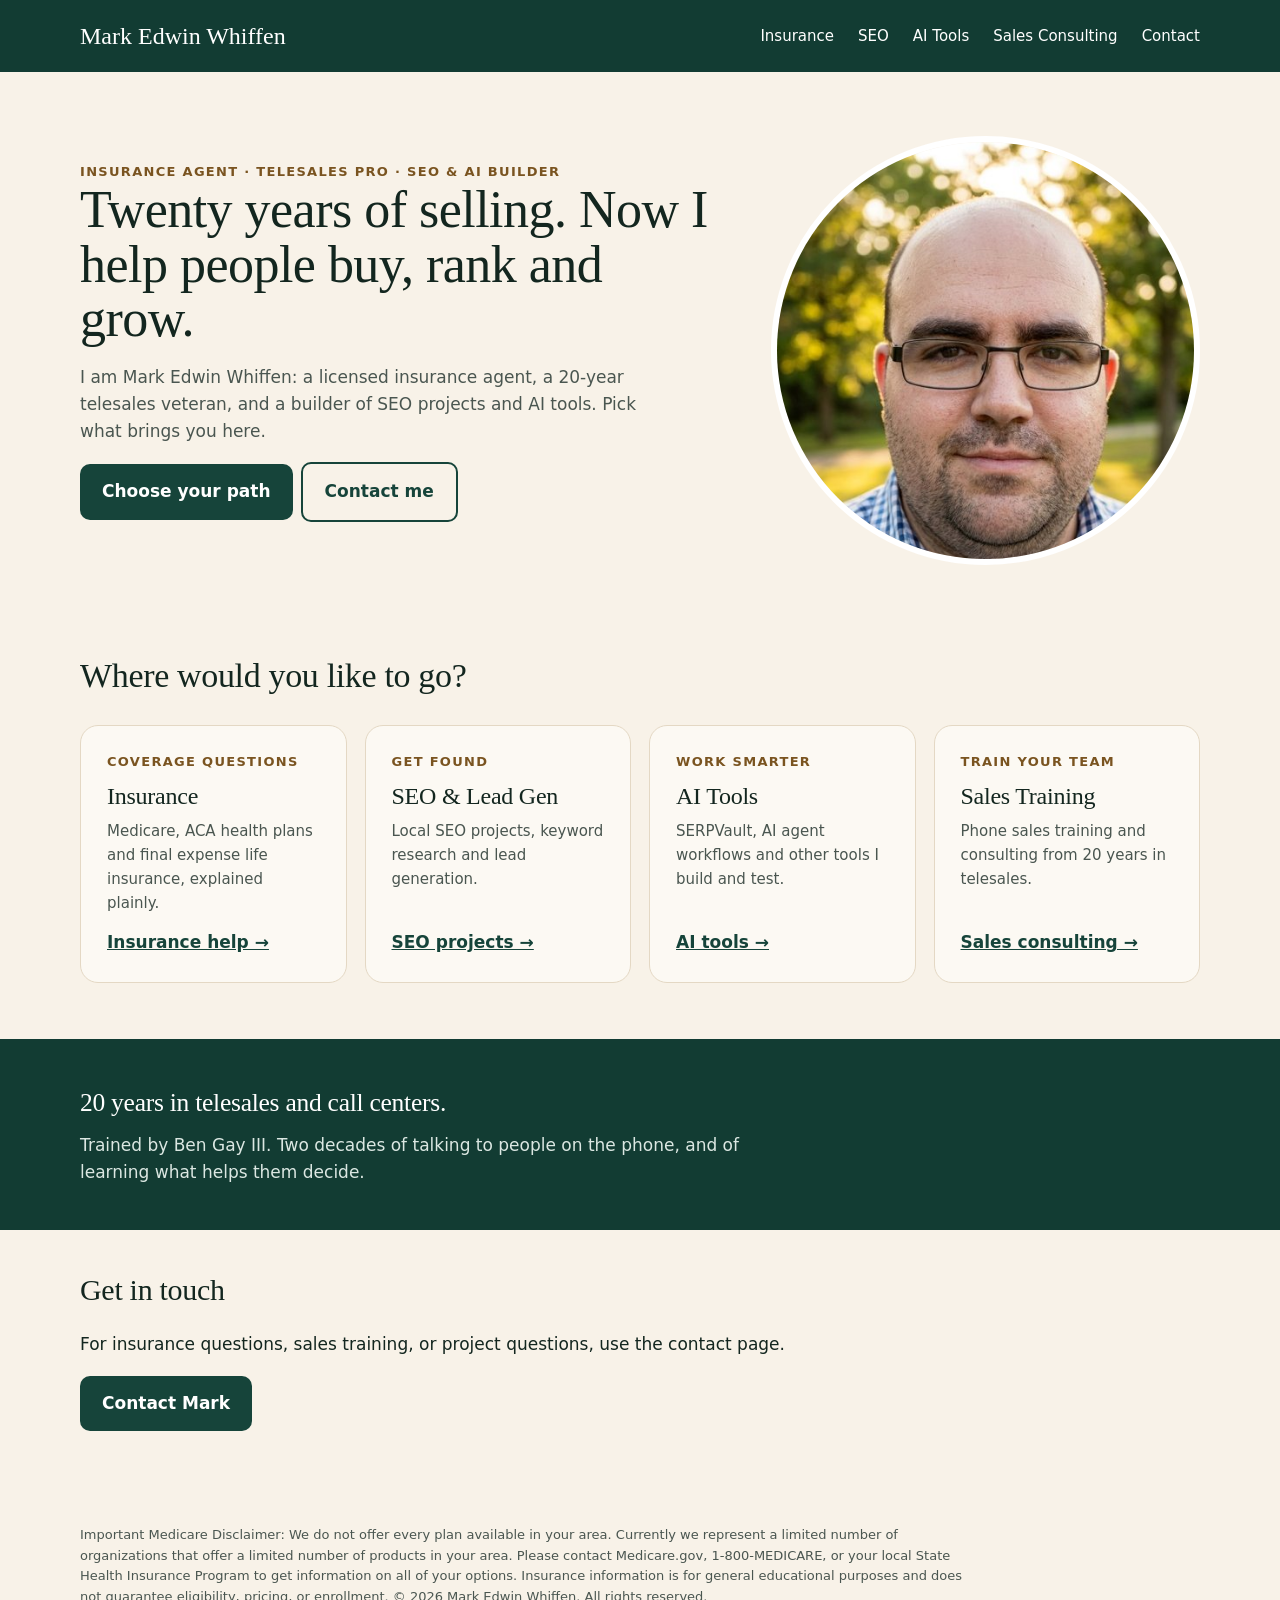
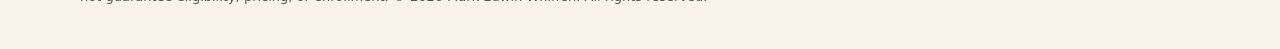
<file: index.html>
<!doctype html><html lang="en"><head><meta charset="utf-8"><meta name="viewport" content="width=device-width,initial-scale=1"><title>Mark Edwin Whiffen | Insurance Agent, Telesales Pro, SEO &amp; AI Builder</title><meta name="description" content="Licensed insurance agent, 20-year telesales veteran, and builder of SEO projects and AI tools. Choose insurance help, SEO, AI tools or sales training."><link rel="canonical" href="https://markedwinwhiffen.online/"><meta property="og:title" content="Mark Edwin Whiffen | Insurance Agent, Telesales Pro, SEO &amp; AI Builder"><meta property="og:description" content="Licensed insurance agent, 20-year telesales veteran, and builder of SEO projects and AI tools. Choose insurance help, SEO, AI tools or sales training."><meta property="og:image" content="https://markedwinwhiffen.online/assets/images/profile.jpg"><script type="application/ld+json">{"@context":"https://schema.org","@type":"Person","name":"Mark Edwin Whiffen","url":"https://markedwinwhiffen.online","image":"https://markedwinwhiffen.online/assets/images/profile.jpg","jobTitle":"Licensed Insurance Agent","knowsAbout":["Medicare","ACA health insurance","Final expense life insurance","SEO","Telesales","Sales training","AI automation"]}</script><link rel="stylesheet" href="/assets/style.css"><!-- Google Tag Manager -->
    <script>(function(w,d,s,l,i){w[l]=w[l]||[];w[l].push({'gtm.start':
    new Date().getTime(),event:'gtm.js'});var f=d.getElementsByTagName(s)[0],
    j=d.createElement(s),dl=l!='dataLayer'?'&l='+l:'';j.async=true;j.src=
    'https://www.googletagmanager.com/gtm.js?id='+i+dl;f.parentNode.insertBefore(j,f);
    })(window,document,'script','dataLayer','GTM-MLQFVV28');</script>
    <!-- End Google Tag Manager --></head><body><!-- Google Tag Manager (noscript) -->
    <noscript><iframe src="https://www.googletagmanager.com/ns.html?id=GTM-MLQFVV28"
    height="0" width="0" style="display:none;visibility:hidden"></iframe></noscript>
    <!-- End Google Tag Manager (noscript) --><header><div class="w"><nav><b><a href="/" style="color:#fff;text-decoration:none;font-size:24px">Mark Edwin Whiffen</a></b><a href="/insurance/">Insurance</a><a href="/seo/">SEO</a><a href="/ai-tools/">AI Tools</a><a href="/sales/">Sales Consulting</a><a href="/#contact">Contact</a></nav></div></header><div class="w"><section class="hero"><div><div class="eyebrow">Insurance agent &middot; Telesales pro &middot; SEO &amp; AI builder</div>
<h1>Twenty years of selling. Now I help people buy, rank and grow.</h1>
<p>I am Mark Edwin Whiffen: a licensed insurance agent, a 20-year telesales veteran, and a builder of SEO projects and AI tools. Pick what brings you here.</p>
<p><a class="btn" href="#paths">Choose your path</a><a class="btn o" href="#contact">Contact me</a></p></div>
<img class="photo" src="/assets/images/profile.jpg" alt="Mark Edwin Whiffen"></section>
<section class="doors" id="paths"><h2>Where would you like to go?</h2><div class="grid"><div class="card"><div class="eyebrow">Coverage questions</div><h3>Insurance</h3><p>Medicare, ACA health plans and final expense life insurance, explained plainly.</p><a href="/insurance/">Insurance help &rarr;</a></div><div class="card"><div class="eyebrow">Get found</div><h3>SEO &amp; Lead Gen</h3><p>Local SEO projects, keyword research and lead generation.</p><a href="/seo/">SEO projects &rarr;</a></div><div class="card"><div class="eyebrow">Work smarter</div><h3>AI Tools</h3><p>SERPVault, AI agent workflows and other tools I build and test.</p><a href="/ai-tools/">AI tools &rarr;</a></div><div class="card"><div class="eyebrow">Train your team</div><h3>Sales Training</h3><p>Phone sales training and consulting from 20 years in telesales.</p><a href="/sales/">Sales consulting &rarr;</a></div></div></section></div>
<section class="band"><div class="w"><h2>20 years in telesales and call centers.</h2><p>Trained by Ben Gay III. Two decades of talking to people on the phone, and of learning what helps them decide.</p></div></section>
<section class="w contact" id="contact"><h2>Get in touch</h2><p>For insurance questions, sales training, or project questions, use the contact page.</p><p><a class="btn" href="https://insurance.markedwinwhiffen.online/contact/">Contact Mark</a></p></section><footer class="w"><p class="disc">Important Medicare Disclaimer: We do not offer every plan available in your area. Currently we represent a limited number of organizations that offer a limited number of products in your area. Please contact Medicare.gov, 1-800-MEDICARE, or your local State Health Insurance Program to get information on all of your options. Insurance information is for general educational purposes and does not guarantee eligibility, pricing, or enrollment. &copy; 2026 Mark Edwin Whiffen. All rights reserved.</p></footer></body></html>
</file>
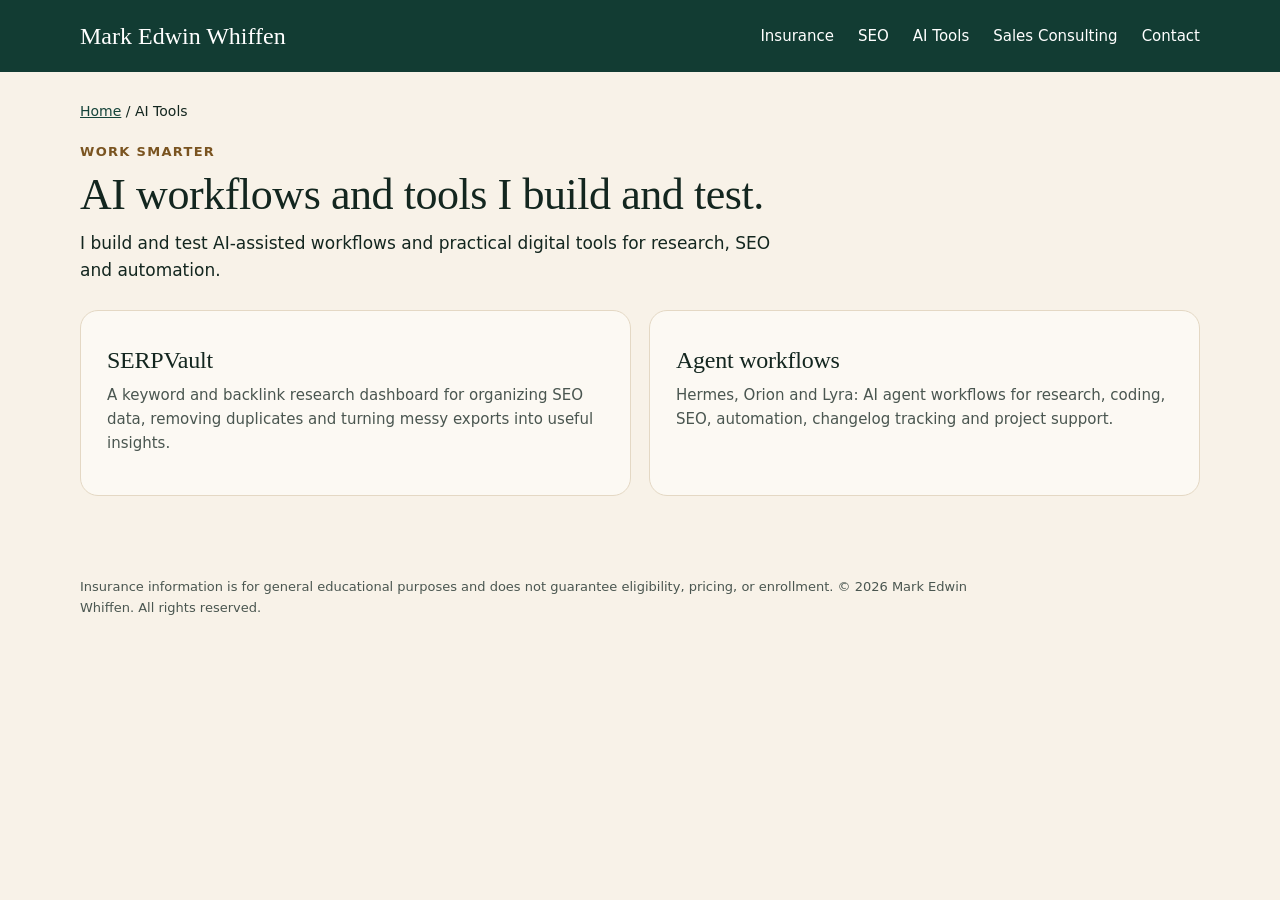
<file: ai-tools/index.html>
<!doctype html><html lang="en"><head><meta charset="utf-8"><meta name="viewport" content="width=device-width,initial-scale=1"><title>AI Tools &amp; Workflows | Mark Edwin Whiffen</title><meta name="description" content="SERPVault and AI agent workflows built and tested by Mark Edwin Whiffen."><link rel="canonical" href="https://markedwinwhiffen.online/ai-tools/"><meta property="og:title" content="AI Tools &amp; Workflows | Mark Edwin Whiffen"><meta property="og:description" content="SERPVault and AI agent workflows built and tested by Mark Edwin Whiffen."><meta property="og:image" content="https://markedwinwhiffen.online/assets/images/profile.jpg"><script type="application/ld+json">{"@context":"https://schema.org","@type":"Person","name":"Mark Edwin Whiffen","url":"https://markedwinwhiffen.online","image":"https://markedwinwhiffen.online/assets/images/profile.jpg","jobTitle":"Licensed Insurance Agent","knowsAbout":["Medicare","ACA health insurance","Final expense life insurance","SEO","Telesales","Sales training","AI automation"]}</script><link rel="stylesheet" href="/assets/style.css"><!-- Google Tag Manager -->
    <script>(function(w,d,s,l,i){w[l]=w[l]||[];w[l].push({'gtm.start':
    new Date().getTime(),event:'gtm.js'});var f=d.getElementsByTagName(s)[0],
    j=d.createElement(s),dl=l!='dataLayer'?'&l='+l:'';j.async=true;j.src=
    'https://www.googletagmanager.com/gtm.js?id='+i+dl;f.parentNode.insertBefore(j,f);
    })(window,document,'script','dataLayer','GTM-MLQFVV28');</script>
    <!-- End Google Tag Manager --></head><body><!-- Google Tag Manager (noscript) -->
    <noscript><iframe src="https://www.googletagmanager.com/ns.html?id=GTM-MLQFVV28"
    height="0" width="0" style="display:none;visibility:hidden"></iframe></noscript>
    <!-- End Google Tag Manager (noscript) --><header><div class="w"><nav><b><a href="/" style="color:#fff;text-decoration:none;font-size:24px">Mark Edwin Whiffen</a></b><a href="/insurance/">Insurance</a><a href="/seo/">SEO</a><a href="/ai-tools/">AI Tools</a><a href="/sales/">Sales Consulting</a><a href="/#contact">Contact</a></nav></div></header><main class="w"><div class="crumb"><a href="/">Home</a> / AI Tools</div><section class="sub"><div class="eyebrow">Work smarter</div><h1>AI workflows and tools I build and test.</h1><div class="body"><p>I build and test AI-assisted workflows and practical digital tools for research, SEO and automation.</p></div><div class="grid two" style="margin-top:26px"><div class="card"><h3>SERPVault</h3><p>A keyword and backlink research dashboard for organizing SEO data, removing duplicates and turning messy exports into useful insights.</p></div><div class="card"><h3>Agent workflows</h3><p>Hermes, Orion and Lyra: AI agent workflows for research, coding, SEO, automation, changelog tracking and project support.</p></div></div></section></main><footer class="w"><p class="disc">Insurance information is for general educational purposes and does not guarantee eligibility, pricing, or enrollment. &copy; 2026 Mark Edwin Whiffen. All rights reserved.</p></footer></body></html>
</file>
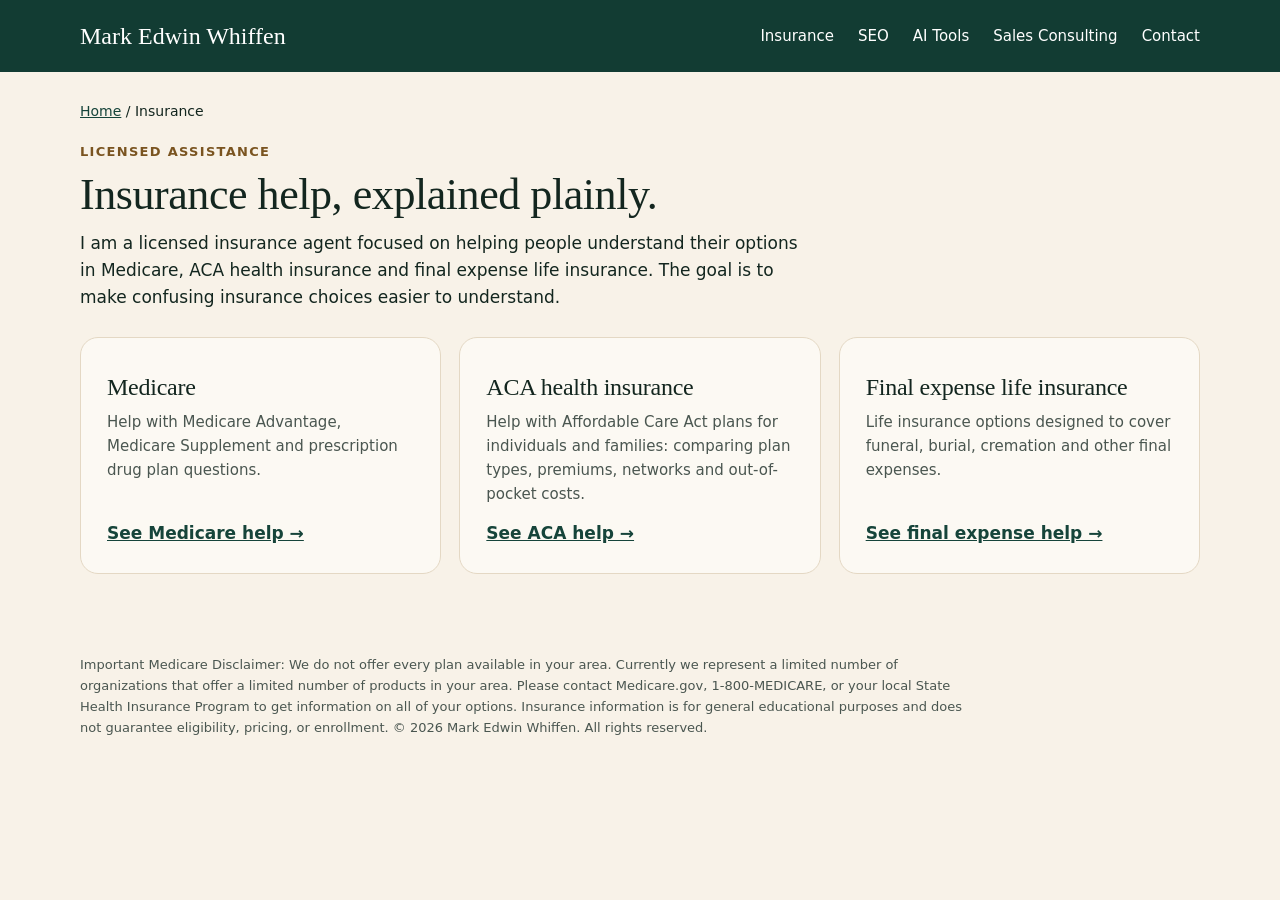
<file: insurance/index.html>
<!doctype html><html lang="en"><head><meta charset="utf-8"><meta name="viewport" content="width=device-width,initial-scale=1"><title>Insurance Help: Medicare, ACA &amp; Final Expense | Mark Edwin Whiffen</title><meta name="description" content="Medicare, ACA health insurance and final expense life insurance explained plainly by licensed agent Mark Edwin Whiffen."><link rel="canonical" href="https://markedwinwhiffen.online/insurance/"><meta property="og:title" content="Insurance Help: Medicare, ACA &amp; Final Expense | Mark Edwin Whiffen"><meta property="og:description" content="Medicare, ACA health insurance and final expense life insurance explained plainly by licensed agent Mark Edwin Whiffen."><meta property="og:image" content="https://markedwinwhiffen.online/assets/images/profile.jpg"><script type="application/ld+json">{"@context":"https://schema.org","@type":"Person","name":"Mark Edwin Whiffen","url":"https://markedwinwhiffen.online","image":"https://markedwinwhiffen.online/assets/images/profile.jpg","jobTitle":"Licensed Insurance Agent","knowsAbout":["Medicare","ACA health insurance","Final expense life insurance","SEO","Telesales","Sales training","AI automation"]}</script><link rel="stylesheet" href="/assets/style.css"><!-- Google Tag Manager -->
    <script>(function(w,d,s,l,i){w[l]=w[l]||[];w[l].push({'gtm.start':
    new Date().getTime(),event:'gtm.js'});var f=d.getElementsByTagName(s)[0],
    j=d.createElement(s),dl=l!='dataLayer'?'&l='+l:'';j.async=true;j.src=
    'https://www.googletagmanager.com/gtm.js?id='+i+dl;f.parentNode.insertBefore(j,f);
    })(window,document,'script','dataLayer','GTM-MLQFVV28');</script>
    <!-- End Google Tag Manager --></head><body><!-- Google Tag Manager (noscript) -->
    <noscript><iframe src="https://www.googletagmanager.com/ns.html?id=GTM-MLQFVV28"
    height="0" width="0" style="display:none;visibility:hidden"></iframe></noscript>
    <!-- End Google Tag Manager (noscript) --><header><div class="w"><nav><b><a href="/" style="color:#fff;text-decoration:none;font-size:24px">Mark Edwin Whiffen</a></b><a href="/insurance/">Insurance</a><a href="/seo/">SEO</a><a href="/ai-tools/">AI Tools</a><a href="/sales/">Sales Consulting</a><a href="/#contact">Contact</a></nav></div></header><main class="w"><div class="crumb"><a href="/">Home</a> / Insurance</div><section class="sub"><div class="eyebrow">Licensed assistance</div><h1>Insurance help, explained plainly.</h1><div class="body"><p>I am a licensed insurance agent focused on helping people understand their options in Medicare, ACA health insurance and final expense life insurance. The goal is to make confusing insurance choices easier to understand.</p></div><div class="grid three" style="margin-top:26px"><div class="card"><h3>Medicare</h3><p>Help with Medicare Advantage, Medicare Supplement and prescription drug plan questions.</p><a href="https://insurance.markedwinwhiffen.online/services/medicare/">See Medicare help &rarr;</a></div><div class="card"><h3>ACA health insurance</h3><p>Help with Affordable Care Act plans for individuals and families: comparing plan types, premiums, networks and out-of-pocket costs.</p><a href="https://insurance.markedwinwhiffen.online/services/aca/">See ACA help &rarr;</a></div><div class="card"><h3>Final expense life insurance</h3><p>Life insurance options designed to cover funeral, burial, cremation and other final expenses.</p><a href="https://insurance.markedwinwhiffen.online/services/final-expense/">See final expense help &rarr;</a></div></div></section></main><footer class="w"><p class="disc">Important Medicare Disclaimer: We do not offer every plan available in your area. Currently we represent a limited number of organizations that offer a limited number of products in your area. Please contact Medicare.gov, 1-800-MEDICARE, or your local State Health Insurance Program to get information on all of your options. Insurance information is for general educational purposes and does not guarantee eligibility, pricing, or enrollment. &copy; 2026 Mark Edwin Whiffen. All rights reserved.</p></footer></body></html>
</file>
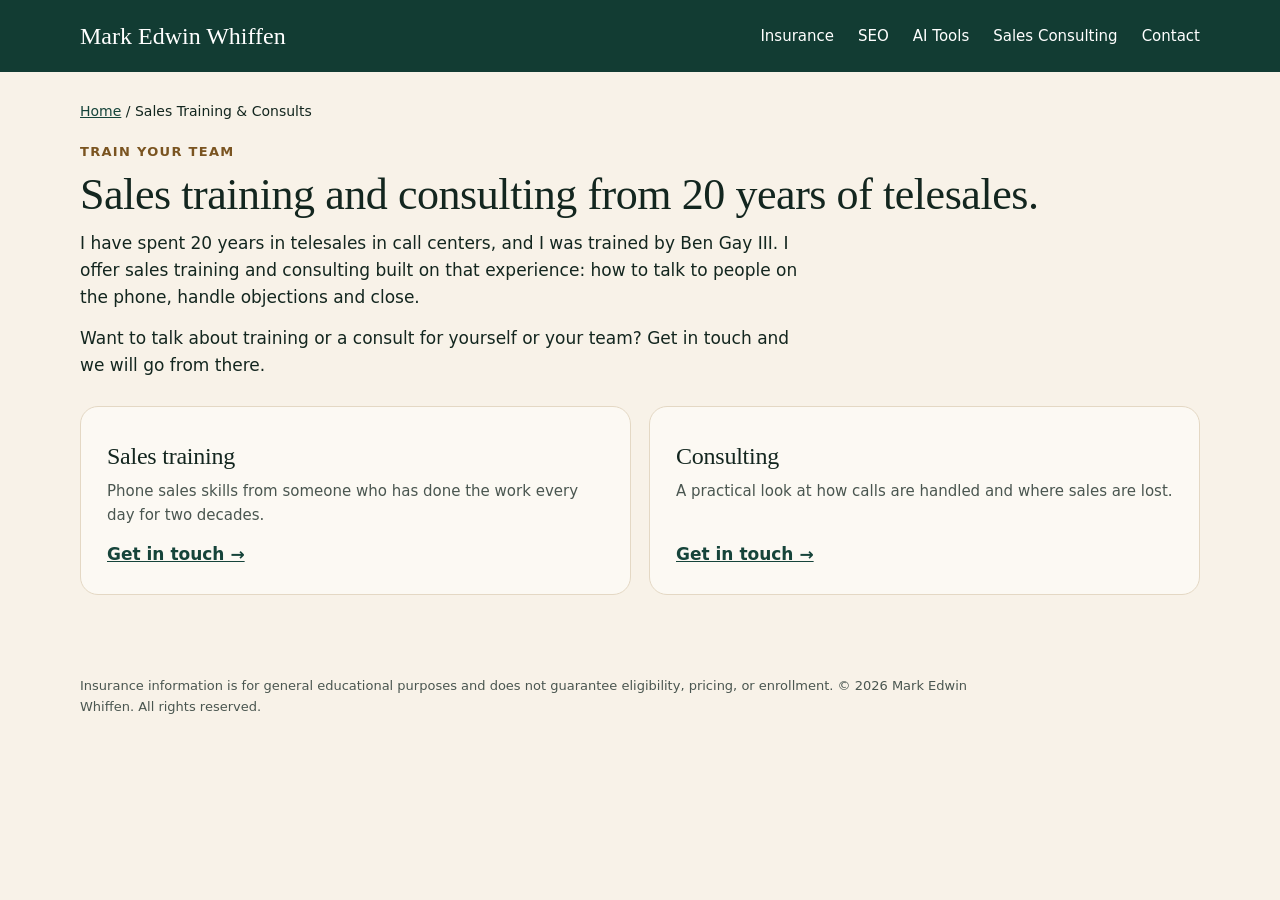
<file: sales/index.html>
<!doctype html><html lang="en"><head><meta charset="utf-8"><meta name="viewport" content="width=device-width,initial-scale=1"><title>Sales Training &amp; Consulting | Mark Edwin Whiffen</title><meta name="description" content="Sales training and consulting from 20 years of telesales in call centers, trained by Ben Gay III."><link rel="canonical" href="https://markedwinwhiffen.online/sales/"><meta property="og:title" content="Sales Training &amp; Consulting | Mark Edwin Whiffen"><meta property="og:description" content="Sales training and consulting from 20 years of telesales in call centers, trained by Ben Gay III."><meta property="og:image" content="https://markedwinwhiffen.online/assets/images/profile.jpg"><script type="application/ld+json">{"@context":"https://schema.org","@type":"Person","name":"Mark Edwin Whiffen","url":"https://markedwinwhiffen.online","image":"https://markedwinwhiffen.online/assets/images/profile.jpg","jobTitle":"Licensed Insurance Agent","knowsAbout":["Medicare","ACA health insurance","Final expense life insurance","SEO","Telesales","Sales training","AI automation"]}</script><link rel="stylesheet" href="/assets/style.css"><!-- Google Tag Manager -->
    <script>(function(w,d,s,l,i){w[l]=w[l]||[];w[l].push({'gtm.start':
    new Date().getTime(),event:'gtm.js'});var f=d.getElementsByTagName(s)[0],
    j=d.createElement(s),dl=l!='dataLayer'?'&l='+l:'';j.async=true;j.src=
    'https://www.googletagmanager.com/gtm.js?id='+i+dl;f.parentNode.insertBefore(j,f);
    })(window,document,'script','dataLayer','GTM-MLQFVV28');</script>
    <!-- End Google Tag Manager --></head><body><!-- Google Tag Manager (noscript) -->
    <noscript><iframe src="https://www.googletagmanager.com/ns.html?id=GTM-MLQFVV28"
    height="0" width="0" style="display:none;visibility:hidden"></iframe></noscript>
    <!-- End Google Tag Manager (noscript) --><header><div class="w"><nav><b><a href="/" style="color:#fff;text-decoration:none;font-size:24px">Mark Edwin Whiffen</a></b><a href="/insurance/">Insurance</a><a href="/seo/">SEO</a><a href="/ai-tools/">AI Tools</a><a href="/sales/">Sales Consulting</a><a href="https://insurance.markedwinwhiffen.online/contact/">Contact</a></nav></div></header><main class="w"><div class="crumb"><a href="/">Home</a> / Sales Training &amp; Consults</div><section class="sub"><div class="eyebrow">Train your team</div><h1>Sales training and consulting from 20 years of telesales.</h1><div class="body"><p>I have spent 20 years in telesales in call centers, and I was trained by Ben Gay III. I offer sales training and consulting built on that experience: how to talk to people on the phone, handle objections and close.</p><p>Want to talk about training or a consult for yourself or your team? Get in touch and we will go from there.</p></div><div class="grid two" style="margin-top:26px"><div class="card"><h3>Sales training</h3><p>Phone sales skills from someone who has done the work every day for two decades.</p><a href="https://insurance.markedwinwhiffen.online/contact/">Get in touch &rarr;</a></div><div class="card"><h3>Consulting</h3><p>A practical look at how calls are handled and where sales are lost.</p><a href="https://insurance.markedwinwhiffen.online/contact/">Get in touch &rarr;</a></div></div></section></main><footer class="w"><p class="disc">Insurance information is for general educational purposes and does not guarantee eligibility, pricing, or enrollment. &copy; 2026 Mark Edwin Whiffen. All rights reserved.</p></footer></body></html>
</file>
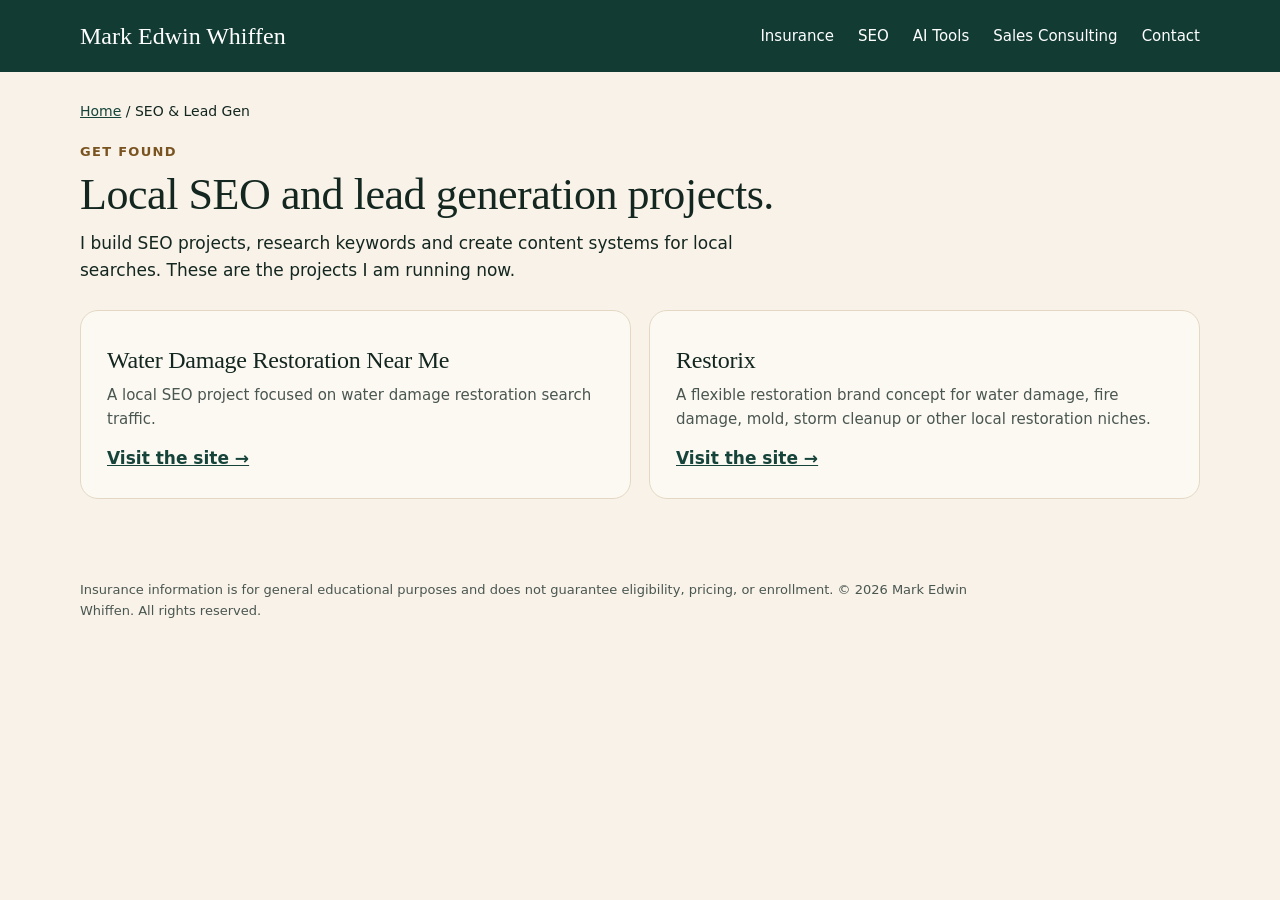
<file: seo/index.html>
<!doctype html><html lang="en"><head><meta charset="utf-8"><meta name="viewport" content="width=device-width,initial-scale=1"><title>SEO &amp; Lead Gen Projects | Mark Edwin Whiffen</title><meta name="description" content="Local SEO and lead generation projects by Mark Edwin Whiffen, including water damage restoration and Restorix."><link rel="canonical" href="https://markedwinwhiffen.online/seo/"><meta property="og:title" content="SEO &amp; Lead Gen Projects | Mark Edwin Whiffen"><meta property="og:description" content="Local SEO and lead generation projects by Mark Edwin Whiffen, including water damage restoration and Restorix."><meta property="og:image" content="https://markedwinwhiffen.online/assets/images/profile.jpg"><script type="application/ld+json">{"@context":"https://schema.org","@type":"Person","name":"Mark Edwin Whiffen","url":"https://markedwinwhiffen.online","image":"https://markedwinwhiffen.online/assets/images/profile.jpg","jobTitle":"Licensed Insurance Agent","knowsAbout":["Medicare","ACA health insurance","Final expense life insurance","SEO","Telesales","Sales training","AI automation"]}</script><link rel="stylesheet" href="/assets/style.css"><!-- Google Tag Manager -->
    <script>(function(w,d,s,l,i){w[l]=w[l]||[];w[l].push({'gtm.start':
    new Date().getTime(),event:'gtm.js'});var f=d.getElementsByTagName(s)[0],
    j=d.createElement(s),dl=l!='dataLayer'?'&l='+l:'';j.async=true;j.src=
    'https://www.googletagmanager.com/gtm.js?id='+i+dl;f.parentNode.insertBefore(j,f);
    })(window,document,'script','dataLayer','GTM-MLQFVV28');</script>
    <!-- End Google Tag Manager --></head><body><!-- Google Tag Manager (noscript) -->
    <noscript><iframe src="https://www.googletagmanager.com/ns.html?id=GTM-MLQFVV28"
    height="0" width="0" style="display:none;visibility:hidden"></iframe></noscript>
    <!-- End Google Tag Manager (noscript) --><header><div class="w"><nav><b><a href="/" style="color:#fff;text-decoration:none;font-size:24px">Mark Edwin Whiffen</a></b><a href="/insurance/">Insurance</a><a href="/seo/">SEO</a><a href="/ai-tools/">AI Tools</a><a href="/sales/">Sales Consulting</a><a href="/#contact">Contact</a></nav></div></header><main class="w"><div class="crumb"><a href="/">Home</a> / SEO &amp; Lead Gen</div><section class="sub"><div class="eyebrow">Get found</div><h1>Local SEO and lead generation projects.</h1><div class="body"><p>I build SEO projects, research keywords and create content systems for local searches. These are the projects I am running now.</p></div><div class="grid two" style="margin-top:26px"><div class="card"><h3>Water Damage Restoration Near Me</h3><p>A local SEO project focused on water damage restoration search traffic.</p><a href="https://waterdamagerestorationnearme.online">Visit the site &rarr;</a></div><div class="card"><h3>Restorix</h3><p>A flexible restoration brand concept for water damage, fire damage, mold, storm cleanup or other local restoration niches.</p><a href="https://restorix.click">Visit the site &rarr;</a></div></div></section></main><footer class="w"><p class="disc">Insurance information is for general educational purposes and does not guarantee eligibility, pricing, or enrollment. &copy; 2026 Mark Edwin Whiffen. All rights reserved.</p></footer></body></html>
</file>
<file: assets/style.css>
:root{--g:#16443a;--gd:#123c33;--cream:#f8f2e8;--card:#fcf9f3;--line:#e4d8c4;--brass:#a8742f;--ink:#13261f;--mut:#4a5650}
*{box-sizing:border-box}body{margin:0;background:var(--cream);color:var(--ink);font:17px/1.6 system-ui,sans-serif}
h1,h2,h3{font-family:Georgia,serif;font-weight:500;margin:0;letter-spacing:-.01em}
header{background:var(--gd);color:#fff}.w{width:min(1120px,calc(100% - 40px));margin:auto}
nav{display:flex;flex-wrap:wrap;align-items:center;gap:6px 24px;min-height:72px;padding:8px 0}nav b{font:500 24px Georgia,serif;margin-right:auto}nav a{color:#fff;text-decoration:none;font-size:15px;min-height:44px;display:inline-flex;align-items:center}
.hero{display:grid;grid-template-columns:1.2fr .8fr;gap:48px;align-items:center;padding:64px 0}
.hero h1{font-size:52px;line-height:1.05}.hero p{color:var(--mut);max-width:560px}
.btn{display:inline-block;background:var(--g);color:#fff;padding:14px 22px;border-radius:10px;text-decoration:none;font-weight:600;min-height:44px}
.btn.o{background:none;color:var(--g);border:2px solid var(--g);margin-left:8px}
.ph{aspect-ratio:1;border-radius:50%;background:#d9cdb6;display:grid;place-items:center;color:var(--mut);font-size:14px;text-align:center;border:6px solid #fff}
.eyebrow{color:#7a5420;font-weight:700;font-size:13px;letter-spacing:.1em;text-transform:uppercase}
.doors{padding:20px 0 56px}.doors h2{font-size:34px;margin-bottom:6px}
.grid{display:grid;grid-template-columns:repeat(4,1fr);gap:18px;margin-top:22px}
.card{background:var(--card);border:1px solid var(--line);border-radius:18px;padding:26px}
.card h3{font-size:24px;margin:8px 0}.card p{color:var(--mut);margin:0 0 14px;font-size:15px}.card a{color:var(--g);font-weight:700}
.card.main{background:var(--g);color:#fff;border:0}.card.main p{color:#dbe7e2}.card.main a{color:#f3dfb8}.card.main .eyebrow{color:#d6ab61}
.band{background:var(--gd);color:#fff;padding:44px 0}.band p{max-width:720px;margin:8px 0 0;color:#dbe7e2}
footer{padding:28px 0;font-size:13px;color:var(--mut)}
@media(max-width:980px){.grid{grid-template-columns:1fr 1fr}}@media(max-width:760px){.hero,.grid{grid-template-columns:1fr}.hero h1{font-size:38px}}

.crumb{padding:28px 0 0;font-size:14px}.crumb a{color:var(--g)}
.sub{padding:20px 0 40px}.sub h1{font-size:44px;line-height:1.1;margin:8px 0 10px}.sub>p{color:var(--mut);max-width:680px}
.grid.two{grid-template-columns:repeat(2,1fr)}.grid.three{grid-template-columns:repeat(3,1fr)}
.tag{display:inline-block;font-size:12px;font-weight:700;border-radius:99px;padding:2px 10px;background:#eadfc8;color:#7a5420}
.tag.live{background:#dcefe4;color:#0b5a3a}
@media(max-width:760px){.grid.two,.grid.three{grid-template-columns:1fr}.sub h1{font-size:32px}}
.photo{aspect-ratio:1;border-radius:50%;border:6px solid #fff;object-fit:cover;width:100%}
.body{max-width:720px;margin-top:8px}.body p{margin:0 0 14px;color:var(--ink)}
.disc{font-size:13px;color:var(--mut);max-width:900px}
.contact{padding:36px 0}.contact h2{font-size:30px}

.card{display:flex;flex-direction:column}
.card h3{line-height:1.25}
.card p{flex:1}
.card a{margin-top:auto}
.grid .card h3{margin:8px 0}
</file>
